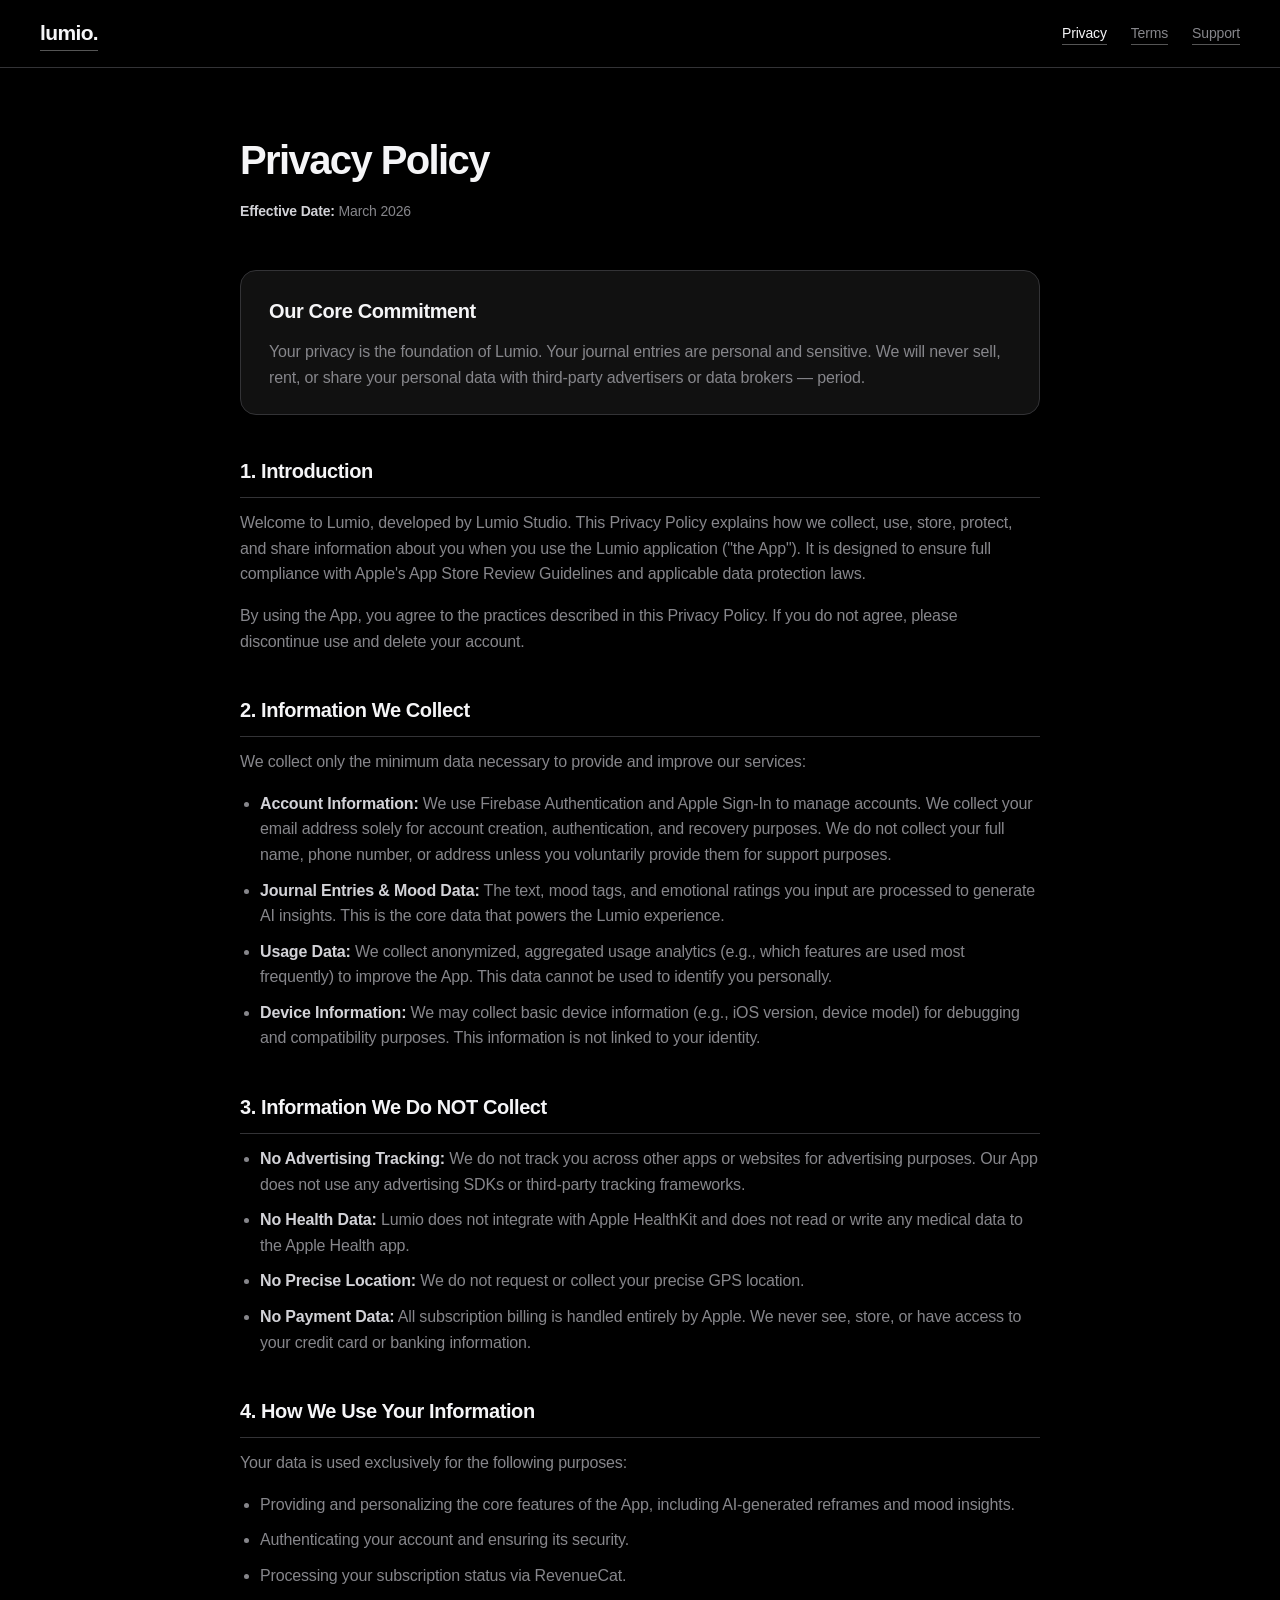
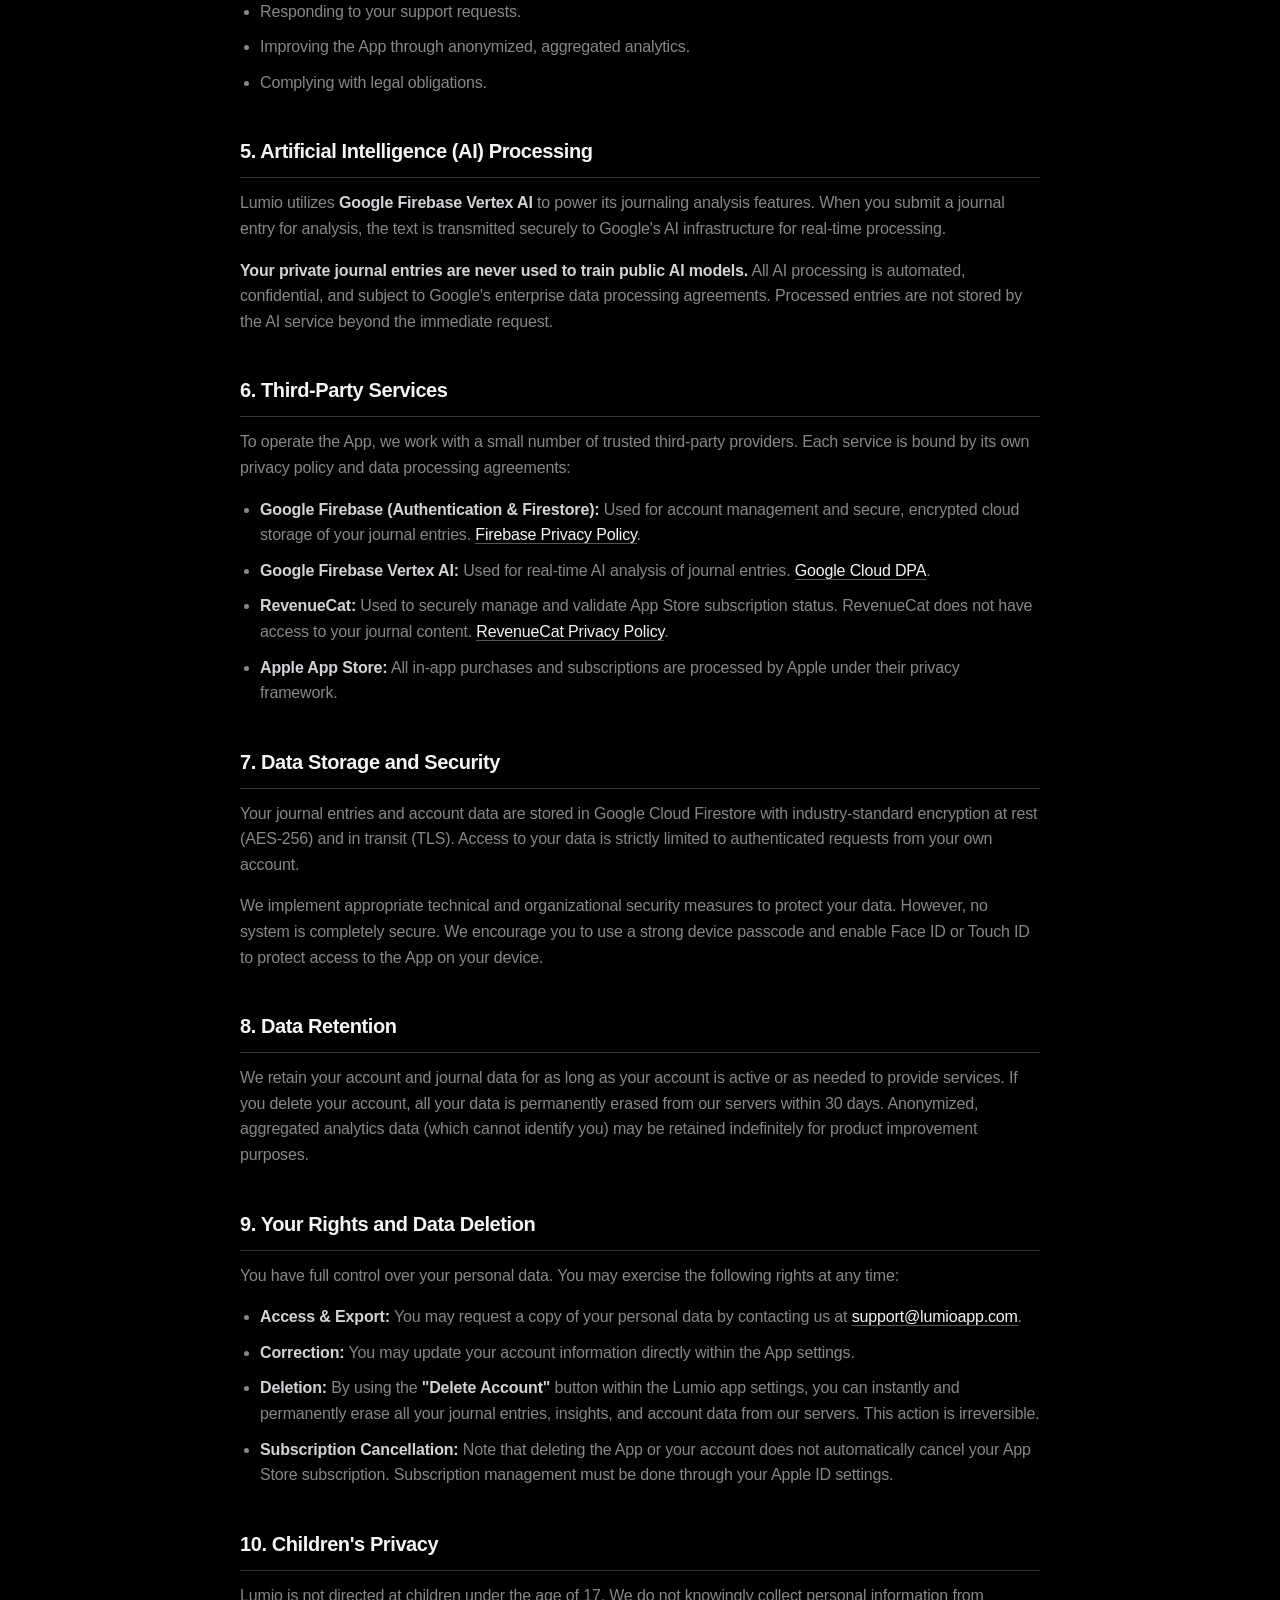
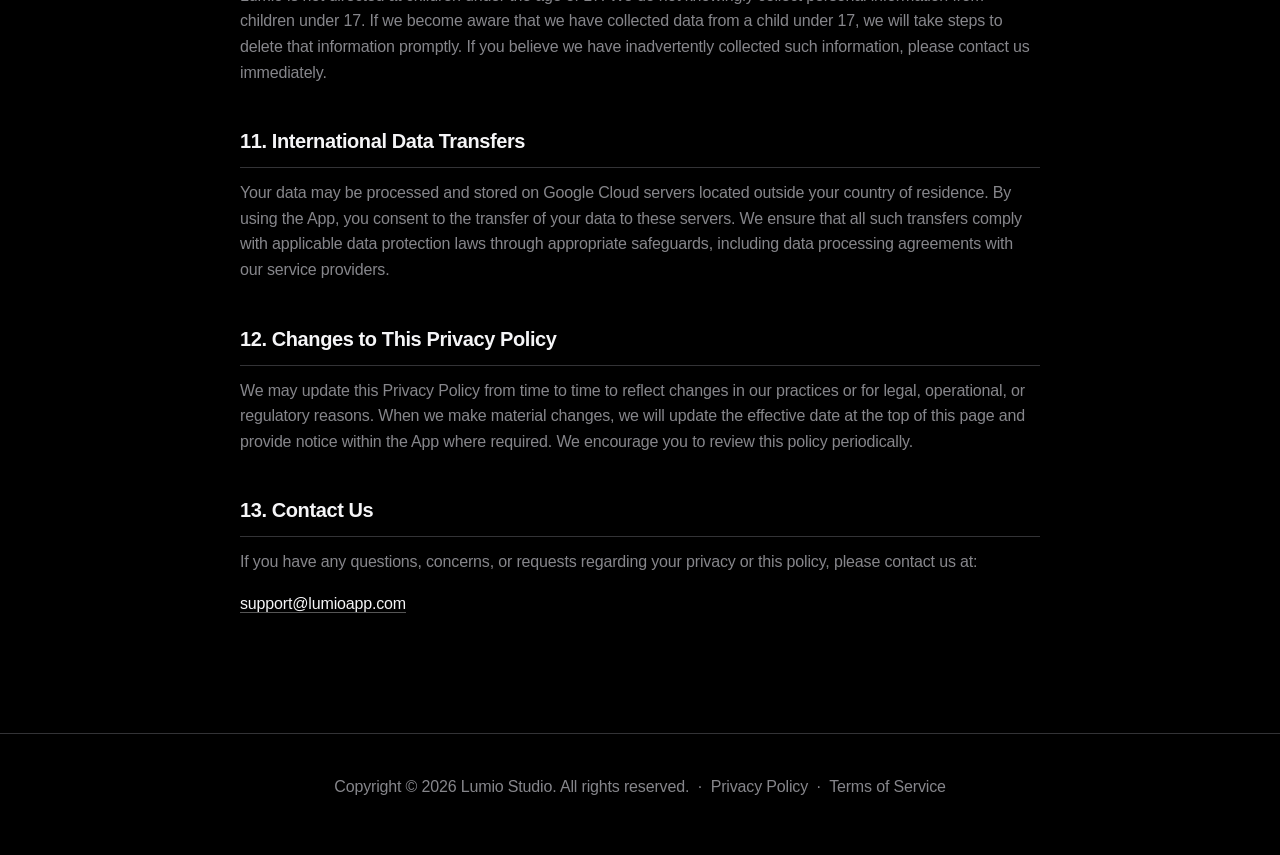
<file: privacy.html>
<!DOCTYPE html>
<html lang="en">
<head>
    <meta charset="UTF-8">
    <meta name="viewport" content="width=device-width, initial-scale=1.0">
    <title>Privacy Policy | Lumio</title>
    <style>
        :root {
            --bg-color: #000000;
            --surface-color: #111111;
            --text-primary: #f5f5f7;
            --text-secondary: #86868b;
            --border-color: #333336;
        }

        body {
            background-color: var(--bg-color);
            color: var(--text-secondary);
            font-family: -apple-system, BlinkMacSystemFont, "SF Pro Display", "SF Pro Text", "Helvetica Neue", Helvetica, Arial, sans-serif;
            margin: 0;
            padding: 0;
            line-height: 1.6;
            letter-spacing: -0.01em;
            -webkit-font-smoothing: antialiased;
        }

        /* Navigation Bar */
        .navbar {
            display: flex;
            justify-content: space-between;
            align-items: center;
            padding: 16px 40px;
            border-bottom: 1px solid var(--border-color);
            background-color: rgba(0, 0, 0, 0.8);
            backdrop-filter: blur(10px);
            -webkit-backdrop-filter: blur(10px);
            position: sticky;
            top: 0;
            z-index: 100;
        }

        .nav-logo {
            font-size: 21px;
            font-weight: 600;
            letter-spacing: -0.03em;
            color: var(--text-primary);
            text-decoration: none;
        }

        .nav-links {
            display: flex;
            gap: 24px;
        }

        .nav-links a {
            color: var(--text-secondary);
            text-decoration: none;
            font-size: 14px;
            font-weight: 400;
            transition: color 0.3s ease;
        }

        .nav-links a:hover,
        .nav-links a.active {
            color: var(--text-primary);
        }

        /* Content */
        .content {
            max-width: 800px;
            margin: 0 auto;
            padding: 60px 40px 100px;
        }

        h1 {
            color: var(--text-primary);
            font-size: 2.5rem;
            font-weight: 700;
            letter-spacing: -0.04em;
            margin: 0 0 8px 0;
        }

        .effective-date {
            color: var(--text-secondary);
            font-size: 14px;
            margin: 0 0 48px 0;
        }

        h2 {
            color: var(--text-primary);
            font-size: 1.25rem;
            font-weight: 600;
            margin: 40px 0 12px 0;
            padding-bottom: 10px;
            border-bottom: 1px solid var(--border-color);
            letter-spacing: -0.02em;
        }

        p {
            font-size: 1rem;
            margin: 0 0 16px 0;
            color: var(--text-secondary);
        }

        ul, ol {
            padding-left: 20px;
            margin: 0 0 16px 0;
        }

        li {
            font-size: 1rem;
            color: var(--text-secondary);
            margin-bottom: 10px;
            line-height: 1.6;
        }

        a {
            color: var(--text-primary);
            text-decoration: none;
            border-bottom: 1px solid #555;
            transition: border-color 0.2s;
        }

        a:hover {
            border-bottom-color: var(--text-primary);
        }

        strong {
            color: #d2d2d7;
        }

        .highlight-box {
            border: 1px solid var(--border-color);
            padding: 24px 28px;
            border-radius: 16px;
            background-color: var(--surface-color);
            margin: 32px 0;
        }

        .highlight-box h2 {
            border-bottom: none;
            padding-bottom: 0;
            margin-top: 0;
            margin-bottom: 12px;
        }

        .highlight-box p {
            margin-bottom: 0;
        }

        /* Footer */
        .footer {
            text-align: center;
            padding: 40px 20px;
            border-top: 1px solid var(--border-color);
            color: var(--text-secondary);
            font-size: 12px;
        }

        .footer a {
            color: var(--text-secondary);
            border-bottom: none;
        }

        .footer a:hover {
            color: var(--text-primary);
        }

        /* Responsive */
        @media (max-width: 768px) {
            .navbar { padding: 16px 20px; }
            .content { padding: 40px 20px 80px; }
            h1 { font-size: 2rem; }
        }
    </style>
</head>
<body>

    <nav class="navbar">
        <a href="index.html" class="nav-logo">lumio.</a>
        <div class="nav-links">
            <a href="privacy.html" class="active">Privacy</a>
            <a href="terms.html">Terms</a>
            <a href="mailto:support@lumioapp.com">Support</a>
        </div>
    </nav>

    <main class="content">

        <h1>Privacy Policy</h1>
        <p class="effective-date"><strong>Effective Date:</strong> March 2026</p>

        <div class="highlight-box">
            <h2>Our Core Commitment</h2>
            <p>Your privacy is the foundation of Lumio. Your journal entries are personal and sensitive. We will never sell, rent, or share your personal data with third-party advertisers or data brokers — period.</p>
        </div>

        <h2>1. Introduction</h2>
        <p>Welcome to Lumio, developed by Lumio Studio. This Privacy Policy explains how we collect, use, store, protect, and share information about you when you use the Lumio application ("the App"). It is designed to ensure full compliance with Apple's App Store Review Guidelines and applicable data protection laws.</p>
        <p>By using the App, you agree to the practices described in this Privacy Policy. If you do not agree, please discontinue use and delete your account.</p>

        <h2>2. Information We Collect</h2>
        <p>We collect only the minimum data necessary to provide and improve our services:</p>
        <ul>
            <li><strong>Account Information:</strong> We use Firebase Authentication and Apple Sign-In to manage accounts. We collect your email address solely for account creation, authentication, and recovery purposes. We do not collect your full name, phone number, or address unless you voluntarily provide them for support purposes.</li>
            <li><strong>Journal Entries &amp; Mood Data:</strong> The text, mood tags, and emotional ratings you input are processed to generate AI insights. This is the core data that powers the Lumio experience.</li>
            <li><strong>Usage Data:</strong> We collect anonymized, aggregated usage analytics (e.g., which features are used most frequently) to improve the App. This data cannot be used to identify you personally.</li>
            <li><strong>Device Information:</strong> We may collect basic device information (e.g., iOS version, device model) for debugging and compatibility purposes. This information is not linked to your identity.</li>
        </ul>

        <h2>3. Information We Do NOT Collect</h2>
        <ul>
            <li><strong>No Advertising Tracking:</strong> We do not track you across other apps or websites for advertising purposes. Our App does not use any advertising SDKs or third-party tracking frameworks.</li>
            <li><strong>No Health Data:</strong> Lumio does not integrate with Apple HealthKit and does not read or write any medical data to the Apple Health app.</li>
            <li><strong>No Precise Location:</strong> We do not request or collect your precise GPS location.</li>
            <li><strong>No Payment Data:</strong> All subscription billing is handled entirely by Apple. We never see, store, or have access to your credit card or banking information.</li>
        </ul>

        <h2>4. How We Use Your Information</h2>
        <p>Your data is used exclusively for the following purposes:</p>
        <ul>
            <li>Providing and personalizing the core features of the App, including AI-generated reframes and mood insights.</li>
            <li>Authenticating your account and ensuring its security.</li>
            <li>Processing your subscription status via RevenueCat.</li>
            <li>Responding to your support requests.</li>
            <li>Improving the App through anonymized, aggregated analytics.</li>
            <li>Complying with legal obligations.</li>
        </ul>

        <h2>5. Artificial Intelligence (AI) Processing</h2>
        <p>Lumio utilizes <strong>Google Firebase Vertex AI</strong> to power its journaling analysis features. When you submit a journal entry for analysis, the text is transmitted securely to Google's AI infrastructure for real-time processing.</p>
        <p><strong>Your private journal entries are never used to train public AI models.</strong> All AI processing is automated, confidential, and subject to Google's enterprise data processing agreements. Processed entries are not stored by the AI service beyond the immediate request.</p>

        <h2>6. Third-Party Services</h2>
        <p>To operate the App, we work with a small number of trusted third-party providers. Each service is bound by its own privacy policy and data processing agreements:</p>
        <ul>
            <li><strong>Google Firebase (Authentication &amp; Firestore):</strong> Used for account management and secure, encrypted cloud storage of your journal entries. <a href="https://firebase.google.com/support/privacy" target="_blank">Firebase Privacy Policy</a>.</li>
            <li><strong>Google Firebase Vertex AI:</strong> Used for real-time AI analysis of journal entries. <a href="https://cloud.google.com/terms/data-processing-addendum" target="_blank">Google Cloud DPA</a>.</li>
            <li><strong>RevenueCat:</strong> Used to securely manage and validate App Store subscription status. RevenueCat does not have access to your journal content. <a href="https://www.revenuecat.com/privacy" target="_blank">RevenueCat Privacy Policy</a>.</li>
            <li><strong>Apple App Store:</strong> All in-app purchases and subscriptions are processed by Apple under their privacy framework.</li>
        </ul>

        <h2>7. Data Storage and Security</h2>
        <p>Your journal entries and account data are stored in Google Cloud Firestore with industry-standard encryption at rest (AES-256) and in transit (TLS). Access to your data is strictly limited to authenticated requests from your own account.</p>
        <p>We implement appropriate technical and organizational security measures to protect your data. However, no system is completely secure. We encourage you to use a strong device passcode and enable Face ID or Touch ID to protect access to the App on your device.</p>

        <h2>8. Data Retention</h2>
        <p>We retain your account and journal data for as long as your account is active or as needed to provide services. If you delete your account, all your data is permanently erased from our servers within 30 days. Anonymized, aggregated analytics data (which cannot identify you) may be retained indefinitely for product improvement purposes.</p>

        <h2>9. Your Rights and Data Deletion</h2>
        <p>You have full control over your personal data. You may exercise the following rights at any time:</p>
        <ul>
            <li><strong>Access &amp; Export:</strong> You may request a copy of your personal data by contacting us at <a href="mailto:support@lumioapp.com">support@lumioapp.com</a>.</li>
            <li><strong>Correction:</strong> You may update your account information directly within the App settings.</li>
            <li><strong>Deletion:</strong> By using the <strong>"Delete Account"</strong> button within the Lumio app settings, you can instantly and permanently erase all your journal entries, insights, and account data from our servers. This action is irreversible.</li>
            <li><strong>Subscription Cancellation:</strong> Note that deleting the App or your account does not automatically cancel your App Store subscription. Subscription management must be done through your Apple ID settings.</li>
        </ul>

        <h2>10. Children's Privacy</h2>
        <p>Lumio is not directed at children under the age of 17. We do not knowingly collect personal information from children under 17. If we become aware that we have collected data from a child under 17, we will take steps to delete that information promptly. If you believe we have inadvertently collected such information, please contact us immediately.</p>

        <h2>11. International Data Transfers</h2>
        <p>Your data may be processed and stored on Google Cloud servers located outside your country of residence. By using the App, you consent to the transfer of your data to these servers. We ensure that all such transfers comply with applicable data protection laws through appropriate safeguards, including data processing agreements with our service providers.</p>

        <h2>12. Changes to This Privacy Policy</h2>
        <p>We may update this Privacy Policy from time to time to reflect changes in our practices or for legal, operational, or regulatory reasons. When we make material changes, we will update the effective date at the top of this page and provide notice within the App where required. We encourage you to review this policy periodically.</p>

        <h2>13. Contact Us</h2>
        <p>If you have any questions, concerns, or requests regarding your privacy or this policy, please contact us at:</p>
        <p><a href="mailto:support@lumioapp.com">support@lumioapp.com</a></p>

    </main>

    <footer class="footer">
        <p>Copyright &copy; 2026 Lumio Studio. All rights reserved. &nbsp;&middot;&nbsp; <a href="privacy.html">Privacy Policy</a> &nbsp;&middot;&nbsp; <a href="terms.html">Terms of Service</a></p>
    </footer>

</body>
</html>
</file>
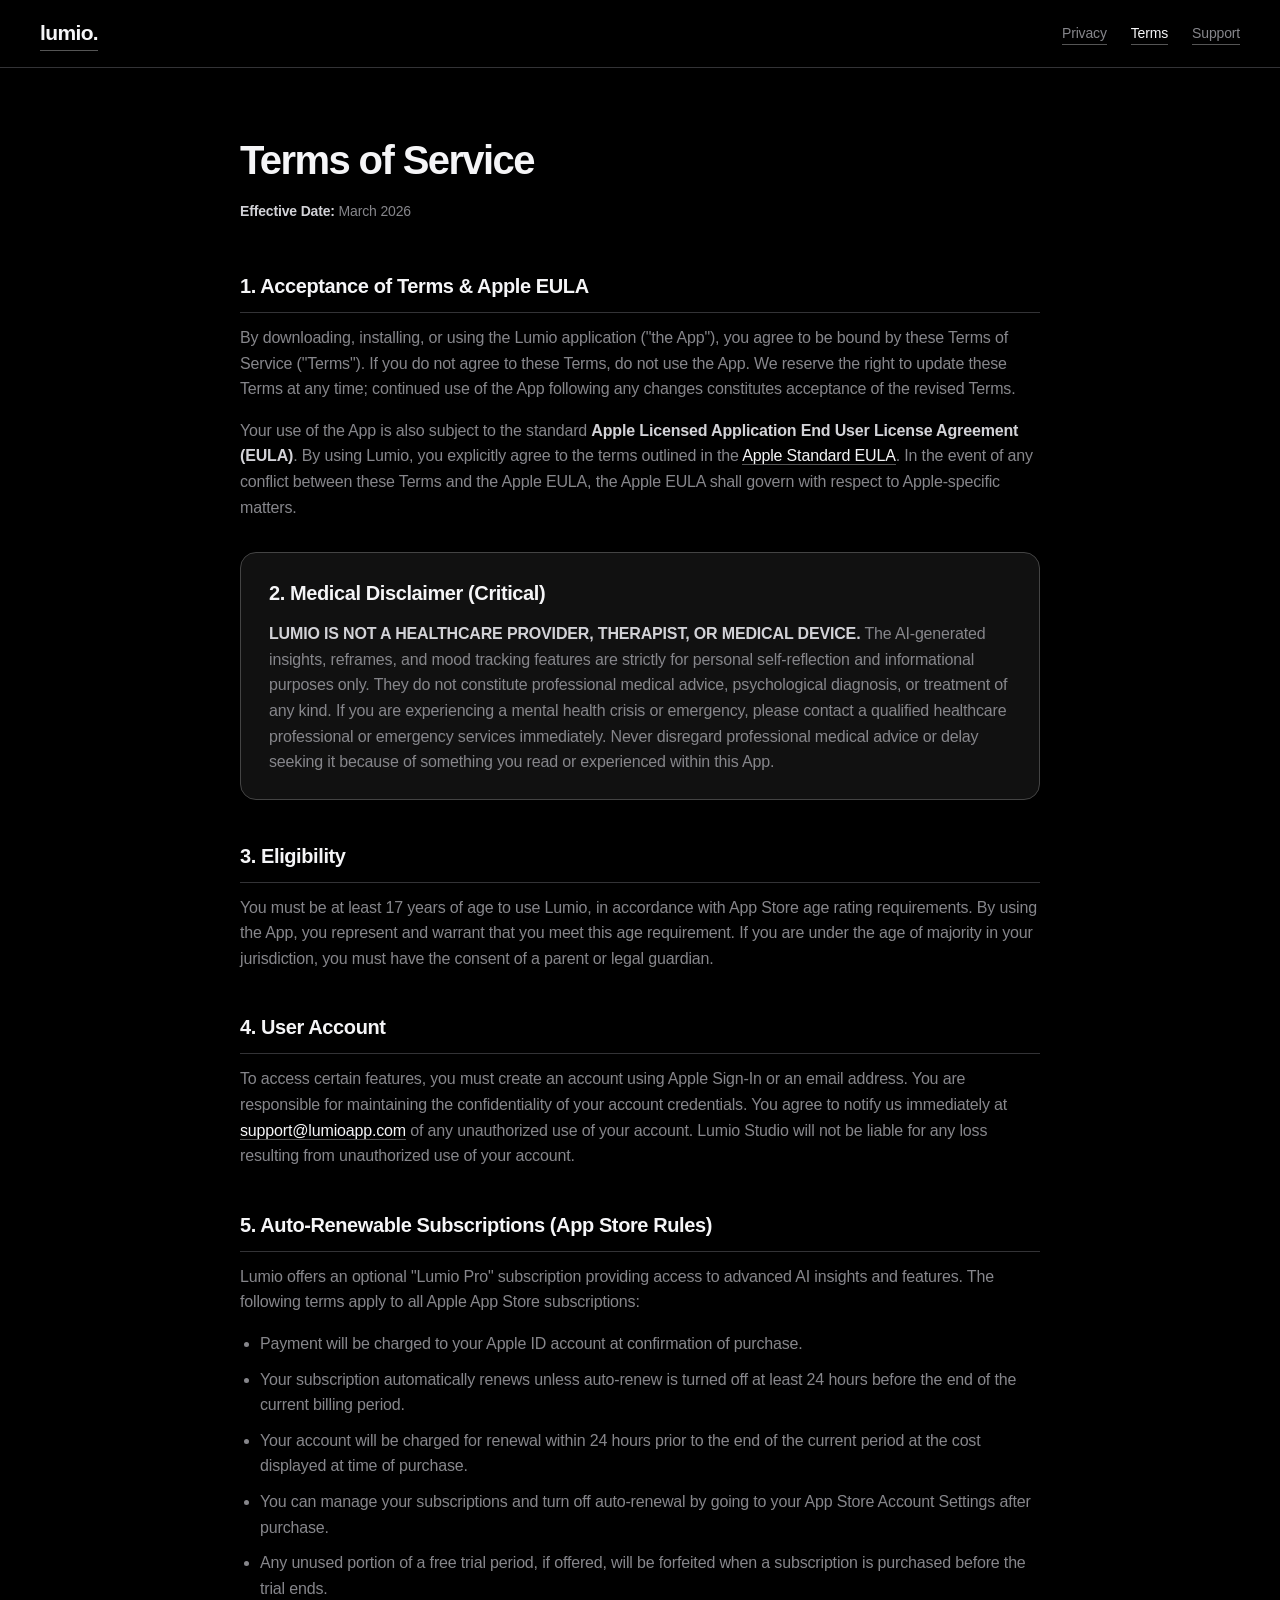
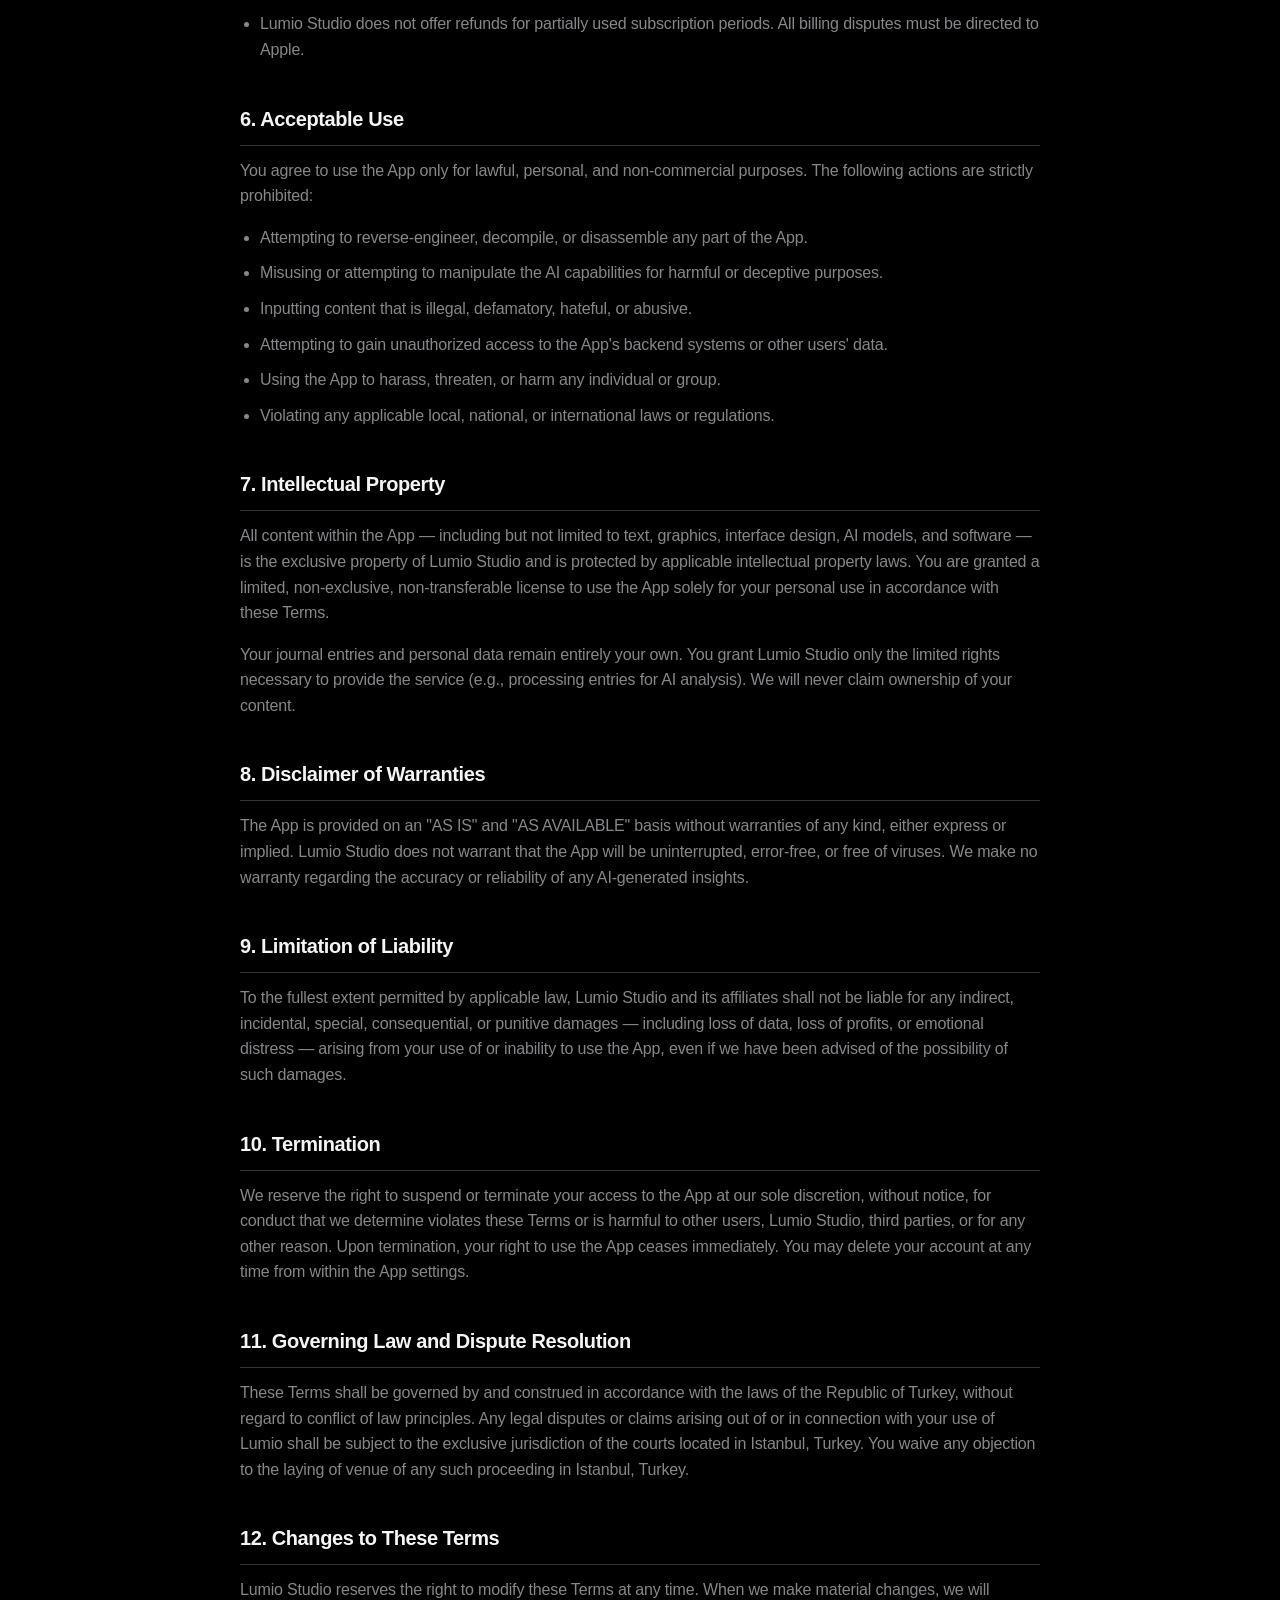
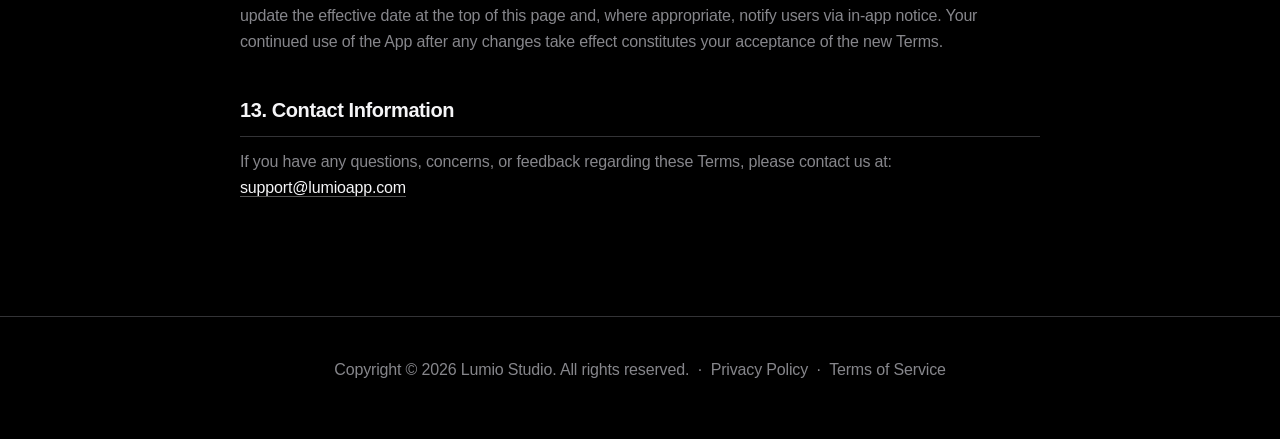
<file: terms.html>
<!DOCTYPE html>
<html lang="en">
<head>
    <meta charset="UTF-8">
    <meta name="viewport" content="width=device-width, initial-scale=1.0">
    <title>Terms of Service | Lumio</title>
    <style>
        :root {
            --bg-color: #000000;
            --surface-color: #111111;
            --text-primary: #f5f5f7;
            --text-secondary: #86868b;
            --border-color: #333336;
        }

        body {
            background-color: var(--bg-color);
            color: var(--text-secondary);
            font-family: -apple-system, BlinkMacSystemFont, "SF Pro Display", "SF Pro Text", "Helvetica Neue", Helvetica, Arial, sans-serif;
            margin: 0;
            padding: 0;
            line-height: 1.6;
            letter-spacing: -0.01em;
            -webkit-font-smoothing: antialiased;
        }

        /* Navigation Bar */
        .navbar {
            display: flex;
            justify-content: space-between;
            align-items: center;
            padding: 16px 40px;
            border-bottom: 1px solid var(--border-color);
            background-color: rgba(0, 0, 0, 0.8);
            backdrop-filter: blur(10px);
            -webkit-backdrop-filter: blur(10px);
            position: sticky;
            top: 0;
            z-index: 100;
        }

        .nav-logo {
            font-size: 21px;
            font-weight: 600;
            letter-spacing: -0.03em;
            color: var(--text-primary);
            text-decoration: none;
        }

        .nav-links {
            display: flex;
            gap: 24px;
        }

        .nav-links a {
            color: var(--text-secondary);
            text-decoration: none;
            font-size: 14px;
            font-weight: 400;
            transition: color 0.3s ease;
        }

        .nav-links a:hover,
        .nav-links a.active {
            color: var(--text-primary);
        }

        /* Content */
        .content {
            max-width: 800px;
            margin: 0 auto;
            padding: 60px 40px 100px;
        }

        h1 {
            color: var(--text-primary);
            font-size: 2.5rem;
            font-weight: 700;
            letter-spacing: -0.04em;
            margin: 0 0 8px 0;
        }

        .effective-date {
            color: var(--text-secondary);
            font-size: 14px;
            margin: 0 0 48px 0;
        }

        h2 {
            color: var(--text-primary);
            font-size: 1.25rem;
            font-weight: 600;
            margin: 40px 0 12px 0;
            padding-bottom: 10px;
            border-bottom: 1px solid var(--border-color);
            letter-spacing: -0.02em;
        }

        p {
            font-size: 1rem;
            margin: 0 0 16px 0;
            color: var(--text-secondary);
        }

        ul, ol {
            padding-left: 20px;
            margin: 0 0 16px 0;
        }

        li {
            font-size: 1rem;
            color: var(--text-secondary);
            margin-bottom: 10px;
            line-height: 1.6;
        }

        a {
            color: var(--text-primary);
            text-decoration: none;
            border-bottom: 1px solid #555;
            transition: border-color 0.2s;
        }

        a:hover {
            border-bottom-color: var(--text-primary);
        }

        strong {
            color: #d2d2d7;
        }

        .warning-box {
            border: 1px solid #444;
            padding: 24px 28px;
            border-radius: 16px;
            background-color: var(--surface-color);
            margin: 32px 0;
        }

        .warning-box h2 {
            border-bottom: none;
            padding-bottom: 0;
            margin-top: 0;
            margin-bottom: 12px;
        }

        .warning-box p {
            margin-bottom: 0;
        }

        /* Footer */
        .footer {
            text-align: center;
            padding: 40px 20px;
            border-top: 1px solid var(--border-color);
            color: var(--text-secondary);
            font-size: 12px;
        }

        .footer a {
            color: var(--text-secondary);
            border-bottom: none;
        }

        .footer a:hover {
            color: var(--text-primary);
        }

        /* Responsive */
        @media (max-width: 768px) {
            .navbar { padding: 16px 20px; }
            .content { padding: 40px 20px 80px; }
            h1 { font-size: 2rem; }
        }
    </style>
</head>
<body>

    <nav class="navbar">
        <a href="index.html" class="nav-logo">lumio.</a>
        <div class="nav-links">
            <a href="privacy.html">Privacy</a>
            <a href="terms.html" class="active">Terms</a>
            <a href="mailto:support@lumioapp.com">Support</a>
        </div>
    </nav>

    <main class="content">

        <h1>Terms of Service</h1>
        <p class="effective-date"><strong>Effective Date:</strong> March 2026</p>

        <h2>1. Acceptance of Terms &amp; Apple EULA</h2>
        <p>By downloading, installing, or using the Lumio application ("the App"), you agree to be bound by these Terms of Service ("Terms"). If you do not agree to these Terms, do not use the App. We reserve the right to update these Terms at any time; continued use of the App following any changes constitutes acceptance of the revised Terms.</p>
        <p>Your use of the App is also subject to the standard <strong>Apple Licensed Application End User License Agreement (EULA)</strong>. By using Lumio, you explicitly agree to the terms outlined in the <a href="https://www.apple.com/legal/internet-services/itunes/dev/stdeula/" target="_blank">Apple Standard EULA</a>. In the event of any conflict between these Terms and the Apple EULA, the Apple EULA shall govern with respect to Apple-specific matters.</p>

        <div class="warning-box">
            <h2>2. Medical Disclaimer (Critical)</h2>
            <p><strong>LUMIO IS NOT A HEALTHCARE PROVIDER, THERAPIST, OR MEDICAL DEVICE.</strong> The AI-generated insights, reframes, and mood tracking features are strictly for personal self-reflection and informational purposes only. They do not constitute professional medical advice, psychological diagnosis, or treatment of any kind. If you are experiencing a mental health crisis or emergency, please contact a qualified healthcare professional or emergency services immediately. Never disregard professional medical advice or delay seeking it because of something you read or experienced within this App.</p>
        </div>

        <h2>3. Eligibility</h2>
        <p>You must be at least 17 years of age to use Lumio, in accordance with App Store age rating requirements. By using the App, you represent and warrant that you meet this age requirement. If you are under the age of majority in your jurisdiction, you must have the consent of a parent or legal guardian.</p>

        <h2>4. User Account</h2>
        <p>To access certain features, you must create an account using Apple Sign-In or an email address. You are responsible for maintaining the confidentiality of your account credentials. You agree to notify us immediately at <a href="mailto:support@lumioapp.com">support@lumioapp.com</a> of any unauthorized use of your account. Lumio Studio will not be liable for any loss resulting from unauthorized use of your account.</p>

        <h2>5. Auto-Renewable Subscriptions (App Store Rules)</h2>
        <p>Lumio offers an optional "Lumio Pro" subscription providing access to advanced AI insights and features. The following terms apply to all Apple App Store subscriptions:</p>
        <ul>
            <li>Payment will be charged to your Apple ID account at confirmation of purchase.</li>
            <li>Your subscription automatically renews unless auto-renew is turned off at least 24 hours before the end of the current billing period.</li>
            <li>Your account will be charged for renewal within 24 hours prior to the end of the current period at the cost displayed at time of purchase.</li>
            <li>You can manage your subscriptions and turn off auto-renewal by going to your App Store Account Settings after purchase.</li>
            <li>Any unused portion of a free trial period, if offered, will be forfeited when a subscription is purchased before the trial ends.</li>
            <li>Lumio Studio does not offer refunds for partially used subscription periods. All billing disputes must be directed to Apple.</li>
        </ul>

        <h2>6. Acceptable Use</h2>
        <p>You agree to use the App only for lawful, personal, and non-commercial purposes. The following actions are strictly prohibited:</p>
        <ul>
            <li>Attempting to reverse-engineer, decompile, or disassemble any part of the App.</li>
            <li>Misusing or attempting to manipulate the AI capabilities for harmful or deceptive purposes.</li>
            <li>Inputting content that is illegal, defamatory, hateful, or abusive.</li>
            <li>Attempting to gain unauthorized access to the App's backend systems or other users' data.</li>
            <li>Using the App to harass, threaten, or harm any individual or group.</li>
            <li>Violating any applicable local, national, or international laws or regulations.</li>
        </ul>

        <h2>7. Intellectual Property</h2>
        <p>All content within the App — including but not limited to text, graphics, interface design, AI models, and software — is the exclusive property of Lumio Studio and is protected by applicable intellectual property laws. You are granted a limited, non-exclusive, non-transferable license to use the App solely for your personal use in accordance with these Terms.</p>
        <p>Your journal entries and personal data remain entirely your own. You grant Lumio Studio only the limited rights necessary to provide the service (e.g., processing entries for AI analysis). We will never claim ownership of your content.</p>

        <h2>8. Disclaimer of Warranties</h2>
        <p>The App is provided on an "AS IS" and "AS AVAILABLE" basis without warranties of any kind, either express or implied. Lumio Studio does not warrant that the App will be uninterrupted, error-free, or free of viruses. We make no warranty regarding the accuracy or reliability of any AI-generated insights.</p>

        <h2>9. Limitation of Liability</h2>
        <p>To the fullest extent permitted by applicable law, Lumio Studio and its affiliates shall not be liable for any indirect, incidental, special, consequential, or punitive damages — including loss of data, loss of profits, or emotional distress — arising from your use of or inability to use the App, even if we have been advised of the possibility of such damages.</p>

        <h2>10. Termination</h2>
        <p>We reserve the right to suspend or terminate your access to the App at our sole discretion, without notice, for conduct that we determine violates these Terms or is harmful to other users, Lumio Studio, third parties, or for any other reason. Upon termination, your right to use the App ceases immediately. You may delete your account at any time from within the App settings.</p>

        <h2>11. Governing Law and Dispute Resolution</h2>
        <p>These Terms shall be governed by and construed in accordance with the laws of the Republic of Turkey, without regard to conflict of law principles. Any legal disputes or claims arising out of or in connection with your use of Lumio shall be subject to the exclusive jurisdiction of the courts located in Istanbul, Turkey. You waive any objection to the laying of venue of any such proceeding in Istanbul, Turkey.</p>

        <h2>12. Changes to These Terms</h2>
        <p>Lumio Studio reserves the right to modify these Terms at any time. When we make material changes, we will update the effective date at the top of this page and, where appropriate, notify users via in-app notice. Your continued use of the App after any changes take effect constitutes your acceptance of the new Terms.</p>

        <h2>13. Contact Information</h2>
        <p>If you have any questions, concerns, or feedback regarding these Terms, please contact us at: <a href="mailto:support@lumioapp.com">support@lumioapp.com</a></p>

    </main>

    <footer class="footer">
        <p>Copyright &copy; 2026 Lumio Studio. All rights reserved. &nbsp;&middot;&nbsp; <a href="privacy.html">Privacy Policy</a> &nbsp;&middot;&nbsp; <a href="terms.html">Terms of Service</a></p>
    </footer>

</body>
</html>
</file>
